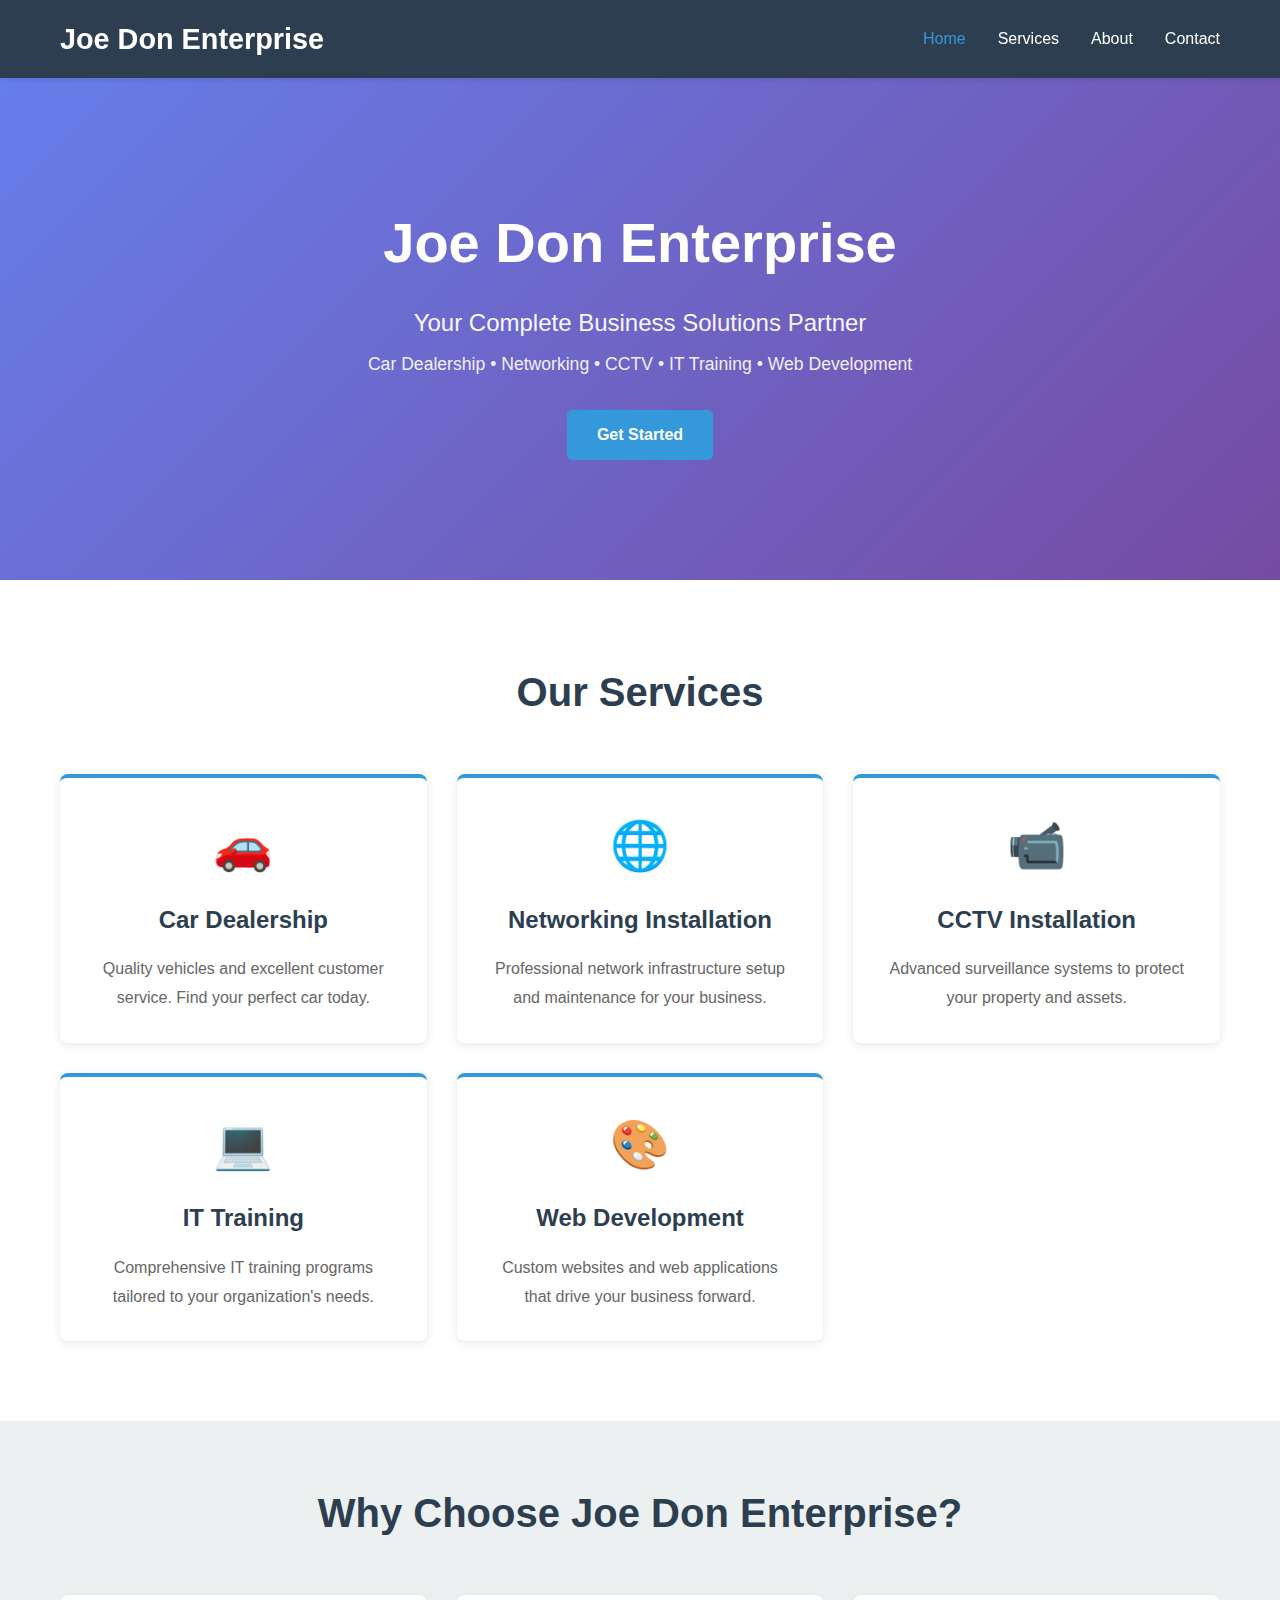
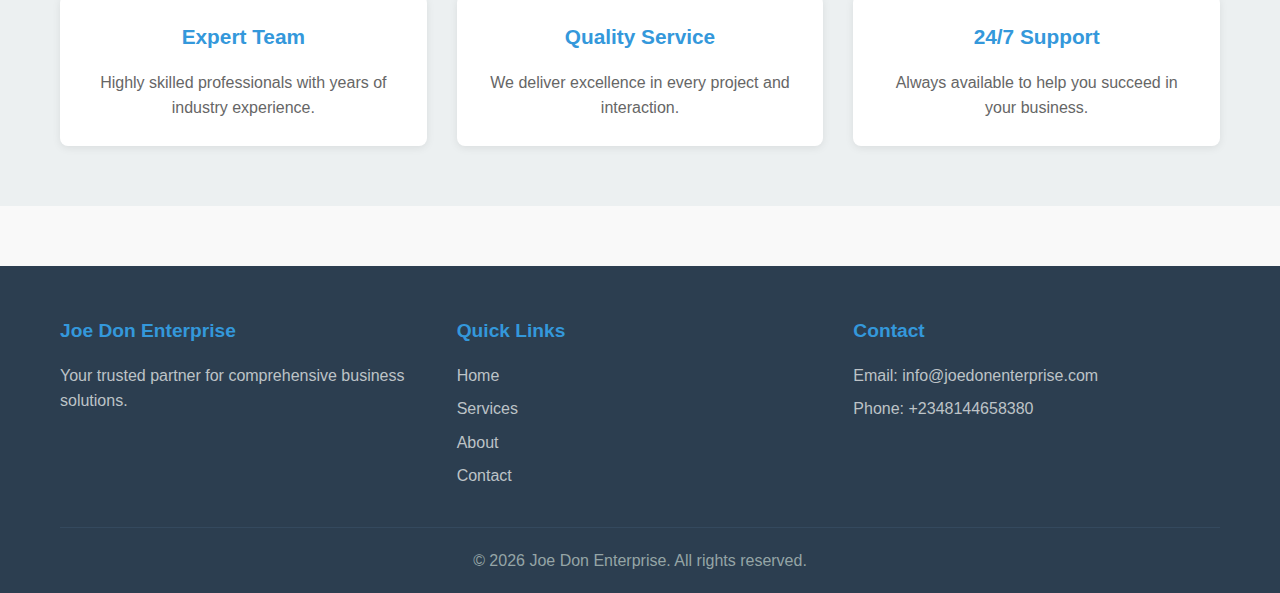
<file: index.html>
<!DOCTYPE html>
<html lang="en">
<head>
    <meta charset="UTF-8">
    <meta name="viewport" content="width=device-width, initial-scale=1.0">
    <title>Joe Don Enterprise - Multi-Service Business Solutions</title>
    <link rel="stylesheet" href="styles.css">
</head>
<body>
    <nav class="navbar">
        <div class="container">
            <div class="logo">
                <h1>Joe Don Enterprise</h1>
            </div>
            <ul class="nav-links">
                <li><a href="index.html" class="active">Home</a></li>
                <li><a href="services.html">Services</a></li>
                <li><a href="about.html">About</a></li>
                <li><a href="contact.html">Contact</a></li>
            </ul>
        </div>
    </nav>

    <header class="hero">
        <div class="hero-content">
            <h1>Joe Don Enterprise</h1>
            <p>Your Complete Business Solutions Partner</p>
            <p class="tagline">Car Dealership • Networking • CCTV • IT Training • Web Development</p>
            <a href="contact.html" class="btn btn-primary">Get Started</a>
        </div>
    </header>

    <section class="services-preview">
        <div class="container">
            <h2>Our Services</h2>
            <div class="services-grid">
                <div class="service-card">
                    <div class="icon">🚗</div>
                    <h3>Car Dealership</h3>
                    <p>Quality vehicles and excellent customer service. Find your perfect car today.</p>
                </div>
                <div class="service-card">
                    <div class="icon">🌐</div>
                    <h3>Networking Installation</h3>
                    <p>Professional network infrastructure setup and maintenance for your business.</p>
                </div>
                <div class="service-card">
                    <div class="icon">📹</div>
                    <h3>CCTV Installation</h3>
                    <p>Advanced surveillance systems to protect your property and assets.</p>
                </div>
                <div class="service-card">
                    <div class="icon">💻</div>
                    <h3>IT Training</h3>
                    <p>Comprehensive IT training programs tailored to your organization's needs.</p>
                </div>
                <div class="service-card">
                    <div class="icon">🎨</div>
                    <h3>Web Development</h3>
                    <p>Custom websites and web applications that drive your business forward.</p>
                </div>
            </div>
        </div>
    </section>

    <section class="cta-section">
        <div class="container">
            <h2>Why Choose Joe Don Enterprise?</h2>
            <div class="features">
                <div class="feature">
                    <h4>Expert Team</h4>
                    <p>Highly skilled professionals with years of industry experience.</p>
                </div>
                <div class="feature">
                    <h4>Quality Service</h4>
                    <p>We deliver excellence in every project and interaction.</p>
                </div>
                <div class="feature">
                    <h4>24/7 Support</h4>
                    <p>Always available to help you succeed in your business.</p>
                </div>
            </div>
        </div>
    </section>

    <footer>
        <div class="container">
            <div class="footer-content">
                <div class="footer-section">
                    <h4>Joe Don Enterprise</h4>
                    <p>Your trusted partner for comprehensive business solutions.</p>
                </div>
                <div class="footer-section">
                    <h4>Quick Links</h4>
                    <ul>
                        <li><a href="index.html">Home</a></li>
                        <li><a href="services.html">Services</a></li>
                        <li><a href="about.html">About</a></li>
                        <li><a href="contact.html">Contact</a></li>
                    </ul>
                </div>
                <div class="footer-section">
                    <h4>Contact</h4>
                    <p>Email: info@joedonenterprise.com</p>
                    <p>Phone: +2348144658380</p>
                </div>
            </div>
            <div class="footer-bottom">
                <p>&copy; 2026 Joe Don Enterprise. All rights reserved.</p>
            </div>
        </div>
    </footer>
</body>
</html>
</file>
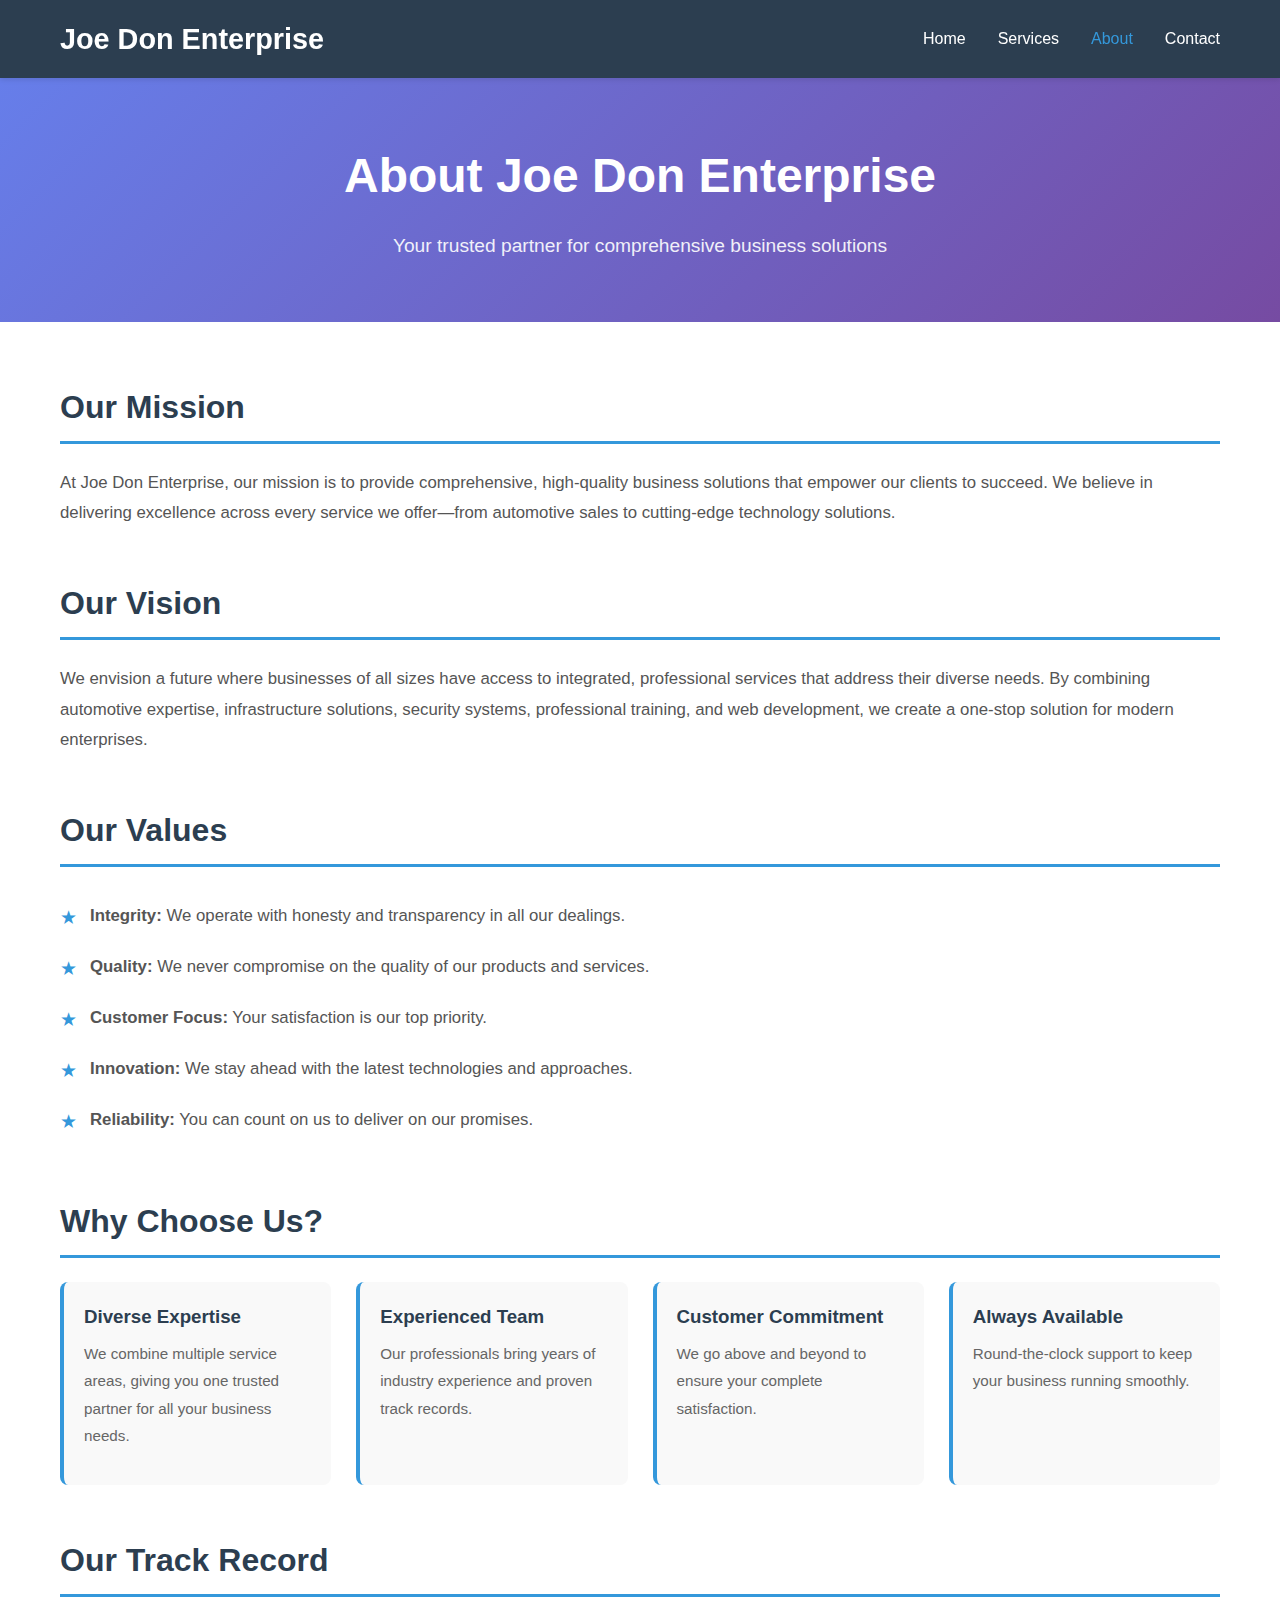
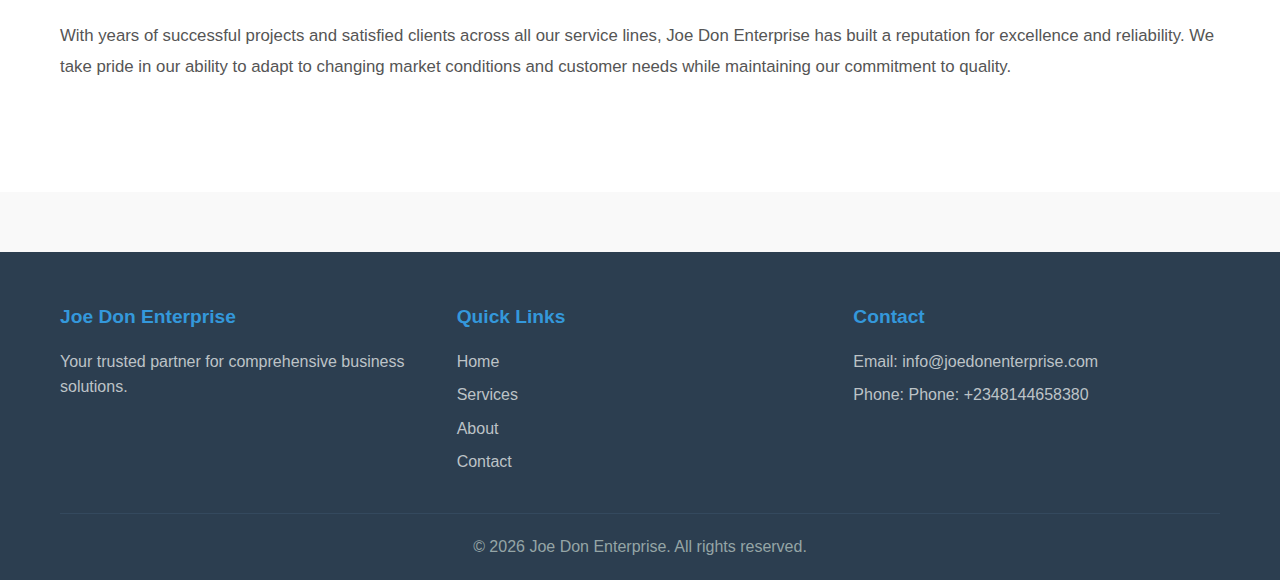
<file: about.html>
<!DOCTYPE html>
<html lang="en">
<head>
    <meta charset="UTF-8">
    <meta name="viewport" content="width=device-width, initial-scale=1.0">
    <title>About - Joe Don Enterprise</title>
    <link rel="stylesheet" href="styles.css">
</head>
<body>
    <nav class="navbar">
        <div class="container">
            <div class="logo">
                <h1>Joe Don Enterprise</h1>
            </div>
            <ul class="nav-links">
                <li><a href="index.html">Home</a></li>
                <li><a href="services.html">Services</a></li>
                <li><a href="about.html" class="active">About</a></li>
                <li><a href="contact.html">Contact</a></li>
            </ul>
        </div>
    </nav>

    <header class="page-header">
        <h1>About Joe Don Enterprise</h1>
        <p>Your trusted partner for comprehensive business solutions</p>
    </header>

    <section class="about-content">
        <div class="container">
            <div class="about-section">
                <h2>Our Mission</h2>
                <p>At Joe Don Enterprise, our mission is to provide comprehensive, high-quality business solutions that empower our clients to succeed. We believe in delivering excellence across every service we offer—from automotive sales to cutting-edge technology solutions.</p>
            </div>

            <div class="about-section">
                <h2>Our Vision</h2>
                <p>We envision a future where businesses of all sizes have access to integrated, professional services that address their diverse needs. By combining automotive expertise, infrastructure solutions, security systems, professional training, and web development, we create a one-stop solution for modern enterprises.</p>
            </div>

            <div class="about-section">
                <h2>Our Values</h2>
                <ul class="values-list">
                    <li><strong>Integrity:</strong> We operate with honesty and transparency in all our dealings.</li>
                    <li><strong>Quality:</strong> We never compromise on the quality of our products and services.</li>
                    <li><strong>Customer Focus:</strong> Your satisfaction is our top priority.</li>
                    <li><strong>Innovation:</strong> We stay ahead with the latest technologies and approaches.</li>
                    <li><strong>Reliability:</strong> You can count on us to deliver on our promises.</li>
                </ul>
            </div>

            <div class="about-section">
                <h2>Why Choose Us?</h2>
                <div class="why-choose">
                    <div class="reason">
                        <h3>Diverse Expertise</h3>
                        <p>We combine multiple service areas, giving you one trusted partner for all your business needs.</p>
                    </div>
                    <div class="reason">
                        <h3>Experienced Team</h3>
                        <p>Our professionals bring years of industry experience and proven track records.</p>
                    </div>
                    <div class="reason">
                        <h3>Customer Commitment</h3>
                        <p>We go above and beyond to ensure your complete satisfaction.</p>
                    </div>
                    <div class="reason">
                        <h3>Always Available</h3>
                        <p>Round-the-clock support to keep your business running smoothly.</p>
                    </div>
                </div>
            </div>

            <div class="about-section">
                <h2>Our Track Record</h2>
                <p>With years of successful projects and satisfied clients across all our service lines, Joe Don Enterprise has built a reputation for excellence and reliability. We take pride in our ability to adapt to changing market conditions and customer needs while maintaining our commitment to quality.</p>
            </div>
        </div>
    </section>

    <footer>
        <div class="container">
            <div class="footer-content">
                <div class="footer-section">
                    <h4>Joe Don Enterprise</h4>
                    <p>Your trusted partner for comprehensive business solutions.</p>
                </div>
                <div class="footer-section">
                    <h4>Quick Links</h4>
                    <ul>
                        <li><a href="index.html">Home</a></li>
                        <li><a href="services.html">Services</a></li>
                        <li><a href="about.html">About</a></li>
                        <li><a href="contact.html">Contact</a></li>
                    </ul>
                </div>
                <div class="footer-section">
                    <h4>Contact</h4>
                    <p>Email: info@joedonenterprise.com</p>
                    <p>Phone: Phone: +2348144658380</p>
                </div>
            </div>
            <div class="footer-bottom">
                <p>&copy; 2026 Joe Don Enterprise. All rights reserved.</p>
            </div>
        </div>
    </footer>
</body>
</html>
</file>
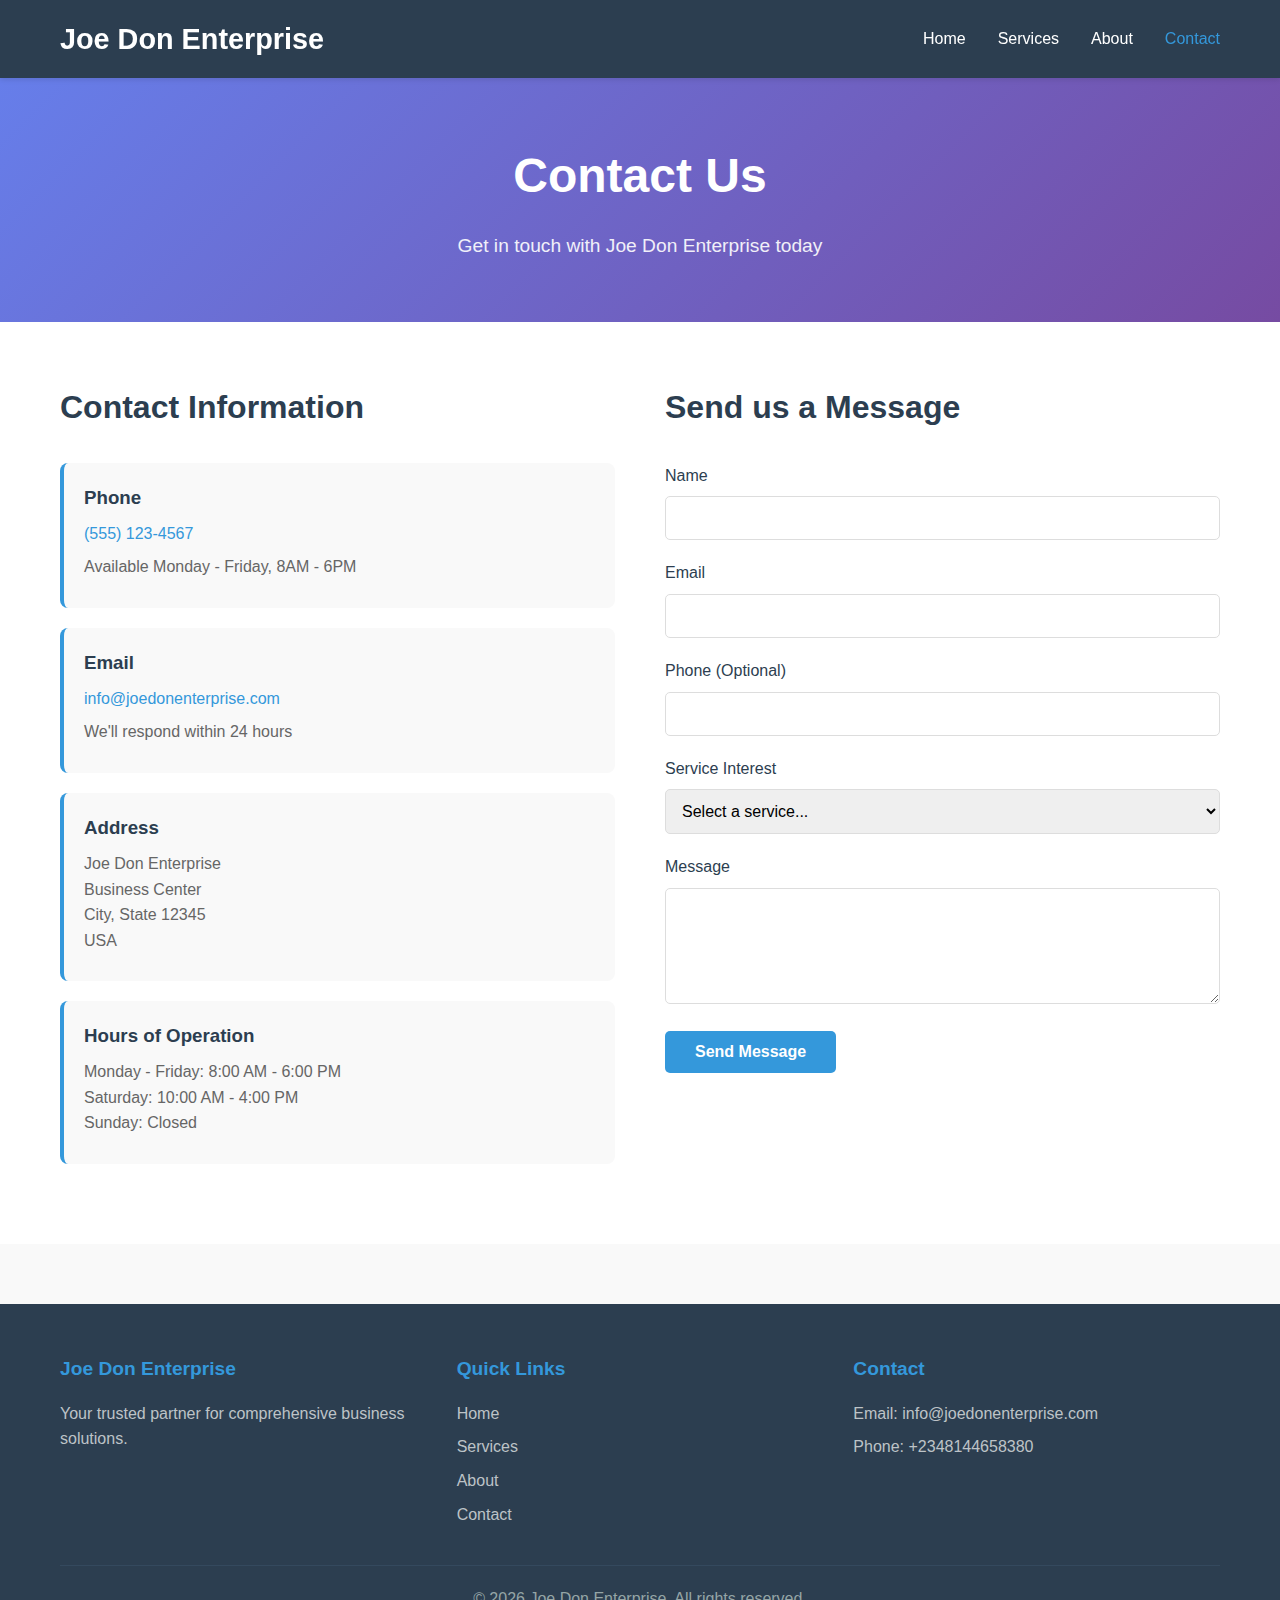
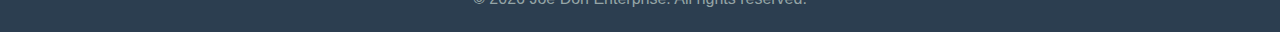
<file: contact.html>
<!DOCTYPE html>
<html lang="en">
<head>
    <meta charset="UTF-8">
    <meta name="viewport" content="width=device-width, initial-scale=1.0">
    <title>Contact - Joe Don Enterprise</title>
    <link rel="stylesheet" href="styles.css">
</head>
<body>
    <nav class="navbar">
        <div class="container">
            <div class="logo">
                <h1>Joe Don Enterprise</h1>
            </div>
            <ul class="nav-links">
                <li><a href="index.html">Home</a></li>
                <li><a href="services.html">Services</a></li>
                <li><a href="about.html">About</a></li>
                <li><a href="contact.html" class="active">Contact</a></li>
            </ul>
        </div>
    </nav>

    <header class="page-header">
        <h1>Contact Us</h1>
        <p>Get in touch with Joe Don Enterprise today</p>
    </header>

    <section class="contact-section">
        <div class="container">
            <div class="contact-content">
                <div class="contact-info">
                    <h2>Contact Information</h2>
                    
                    <div class="info-box">
                        <h3>Phone</h3>
                        <p><a href="tel:+1-555-123-4567">(555) 123-4567</a></p>
                        <p>Available Monday - Friday, 8AM - 6PM</p>
                    </div>

                    <div class="info-box">
                        <h3>Email</h3>
                        <p><a href="mailto:info@joedonenterprise.com">info@joedonenterprise.com</a></p>
                        <p>We'll respond within 24 hours</p>
                    </div>

                    <div class="info-box">
                        <h3>Address</h3>
                        <p>Joe Don Enterprise<br>Business Center<br>City, State 12345<br>USA</p>
                    </div>

                    <div class="info-box">
                        <h3>Hours of Operation</h3>
                        <p>Monday - Friday: 8:00 AM - 6:00 PM<br>Saturday: 10:00 AM - 4:00 PM<br>Sunday: Closed</p>
                    </div>
                </div>

                <div class="contact-form">
                    <h2>Send us a Message</h2>
                    <form id="contactForm">
                        <div class="form-group">
                            <label for="name">Name</label>
                            <input type="text" id="name" name="name" required>
                        </div>

                        <div class="form-group">
                            <label for="email">Email</label>
                            <input type="email" id="email" name="email" required>
                        </div>

                        <div class="form-group">
                            <label for="phone">Phone (Optional)</label>
                            <input type="tel" id="phone" name="phone">
                        </div>

                        <div class="form-group">
                            <label for="service">Service Interest</label>
                            <select id="service" name="service" required>
                                <option value="">Select a service...</option>
                                <option value="car-dealership">Car Dealership</option>
                                <option value="networking">Networking Installation</option>
                                <option value="cctv">CCTV Installation</option>
                                <option value="it-training">IT Training</option>
                                <option value="web-development">Web Development</option>
                                <option value="other">Other</option>
                            </select>
                        </div>

                        <div class="form-group">
                            <label for="message">Message</label>
                            <textarea id="message" name="message" rows="5" required></textarea>
                        </div>

                        <button type="submit" class="btn btn-primary">Send Message</button>
                    </form>
                    <div id="formMessage" style="margin-top: 20px; display: none;"></div>
                </div>
            </div>
        </div>
    </section>

    <footer>
        <div class="container">
            <div class="footer-content">
                <div class="footer-section">
                    <h4>Joe Don Enterprise</h4>
                    <p>Your trusted partner for comprehensive business solutions.</p>
                </div>
                <div class="footer-section">
                    <h4>Quick Links</h4>
                    <ul>
                        <li><a href="index.html">Home</a></li>
                        <li><a href="services.html">Services</a></li>
                        <li><a href="about.html">About</a></li>
                        <li><a href="contact.html">Contact</a></li>
                    </ul>
                </div>
                <div class="footer-section">
                    <h4>Contact</h4>
                    <p>Email: info@joedonenterprise.com</p>
                    <p>Phone: +2348144658380</p>
                </div>
            </div>
            <div class="footer-bottom">
                <p>&copy; 2026 Joe Don Enterprise. All rights reserved.</p>
            </div>
        </div>
    </footer>

    <script>
        document.getElementById('contactForm').addEventListener('submit', function(e) {
            e.preventDefault();
            
            const formMessage = document.getElementById('formMessage');
            const name = document.getElementById('name').value;
            
            formMessage.style.display = 'block';
            formMessage.className = 'success-message';
            formMessage.textContent = 'Thank you, ' + name + '! We\'ve received your message and will contact you soon.';
            
            this.reset();
            
            setTimeout(function() {
                formMessage.style.display = 'none';
            }, 5000);
        });
    </script>
</body>
</html>
</file>
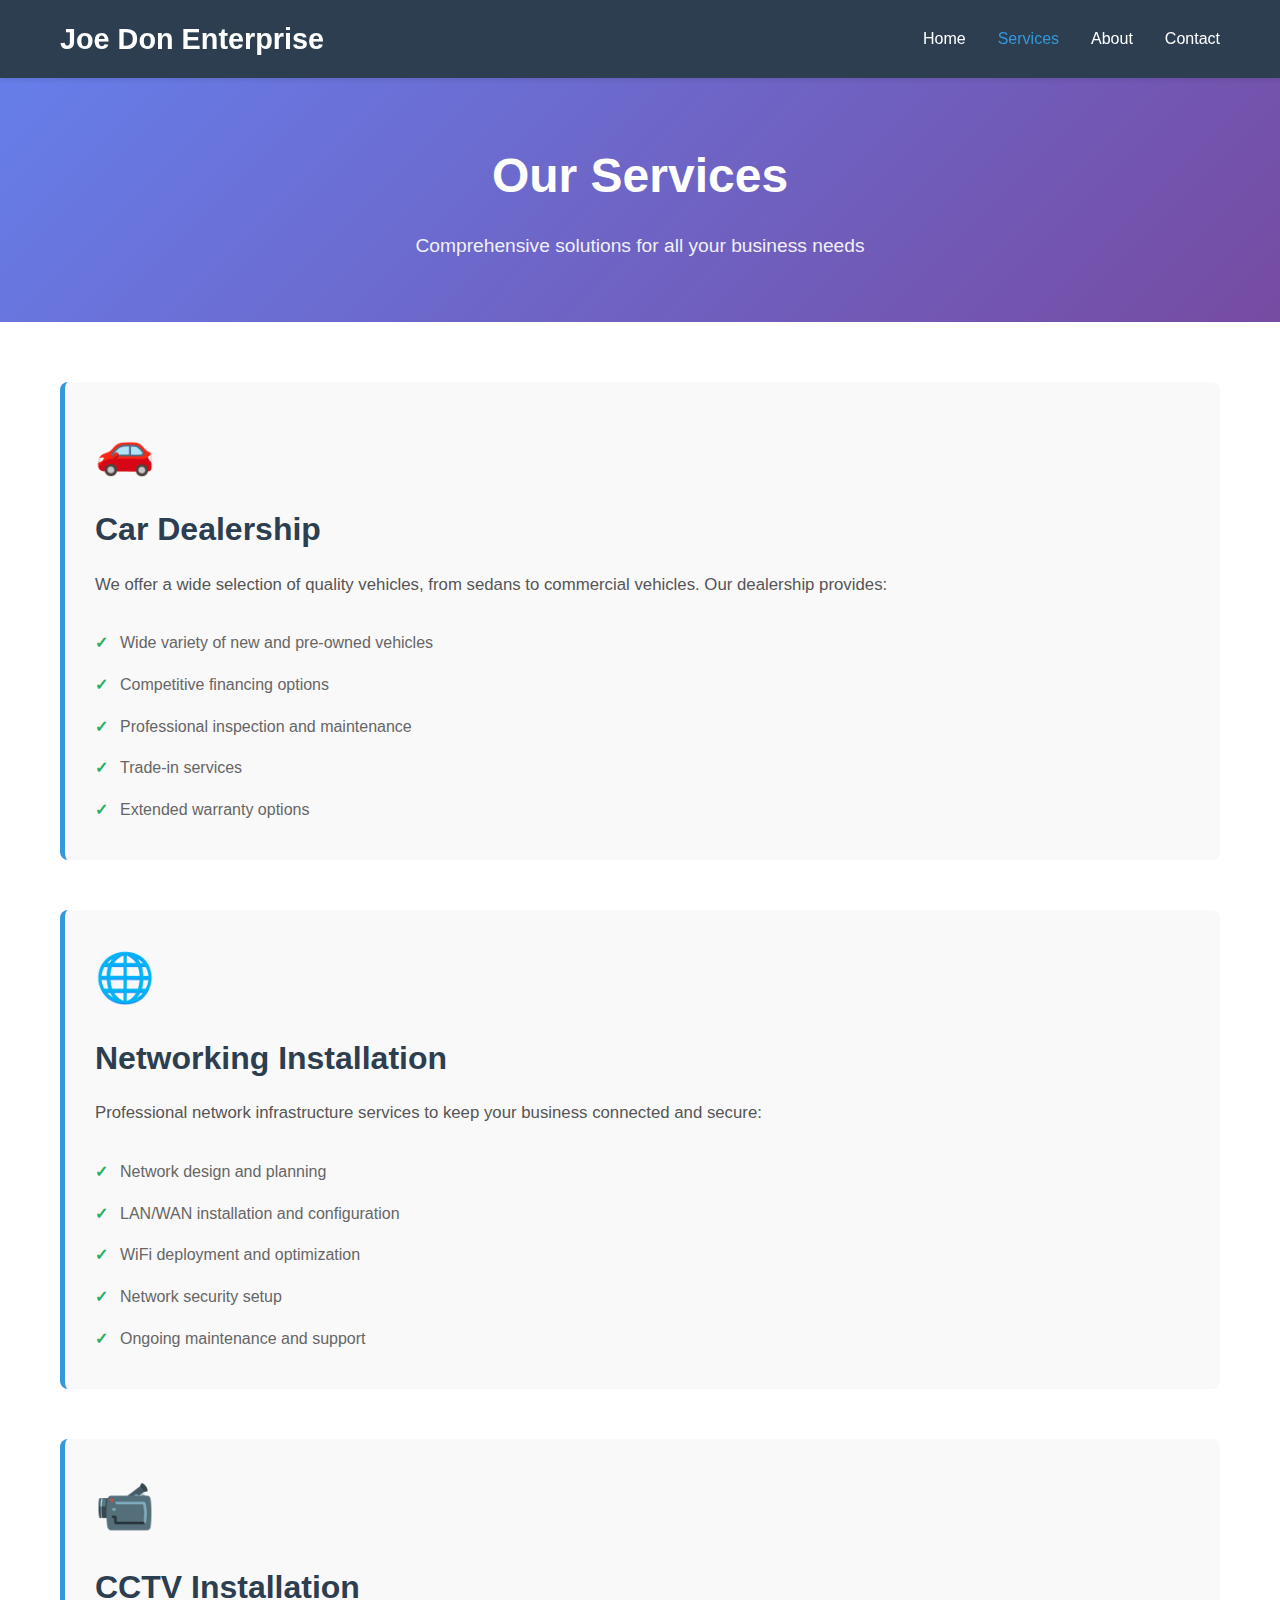
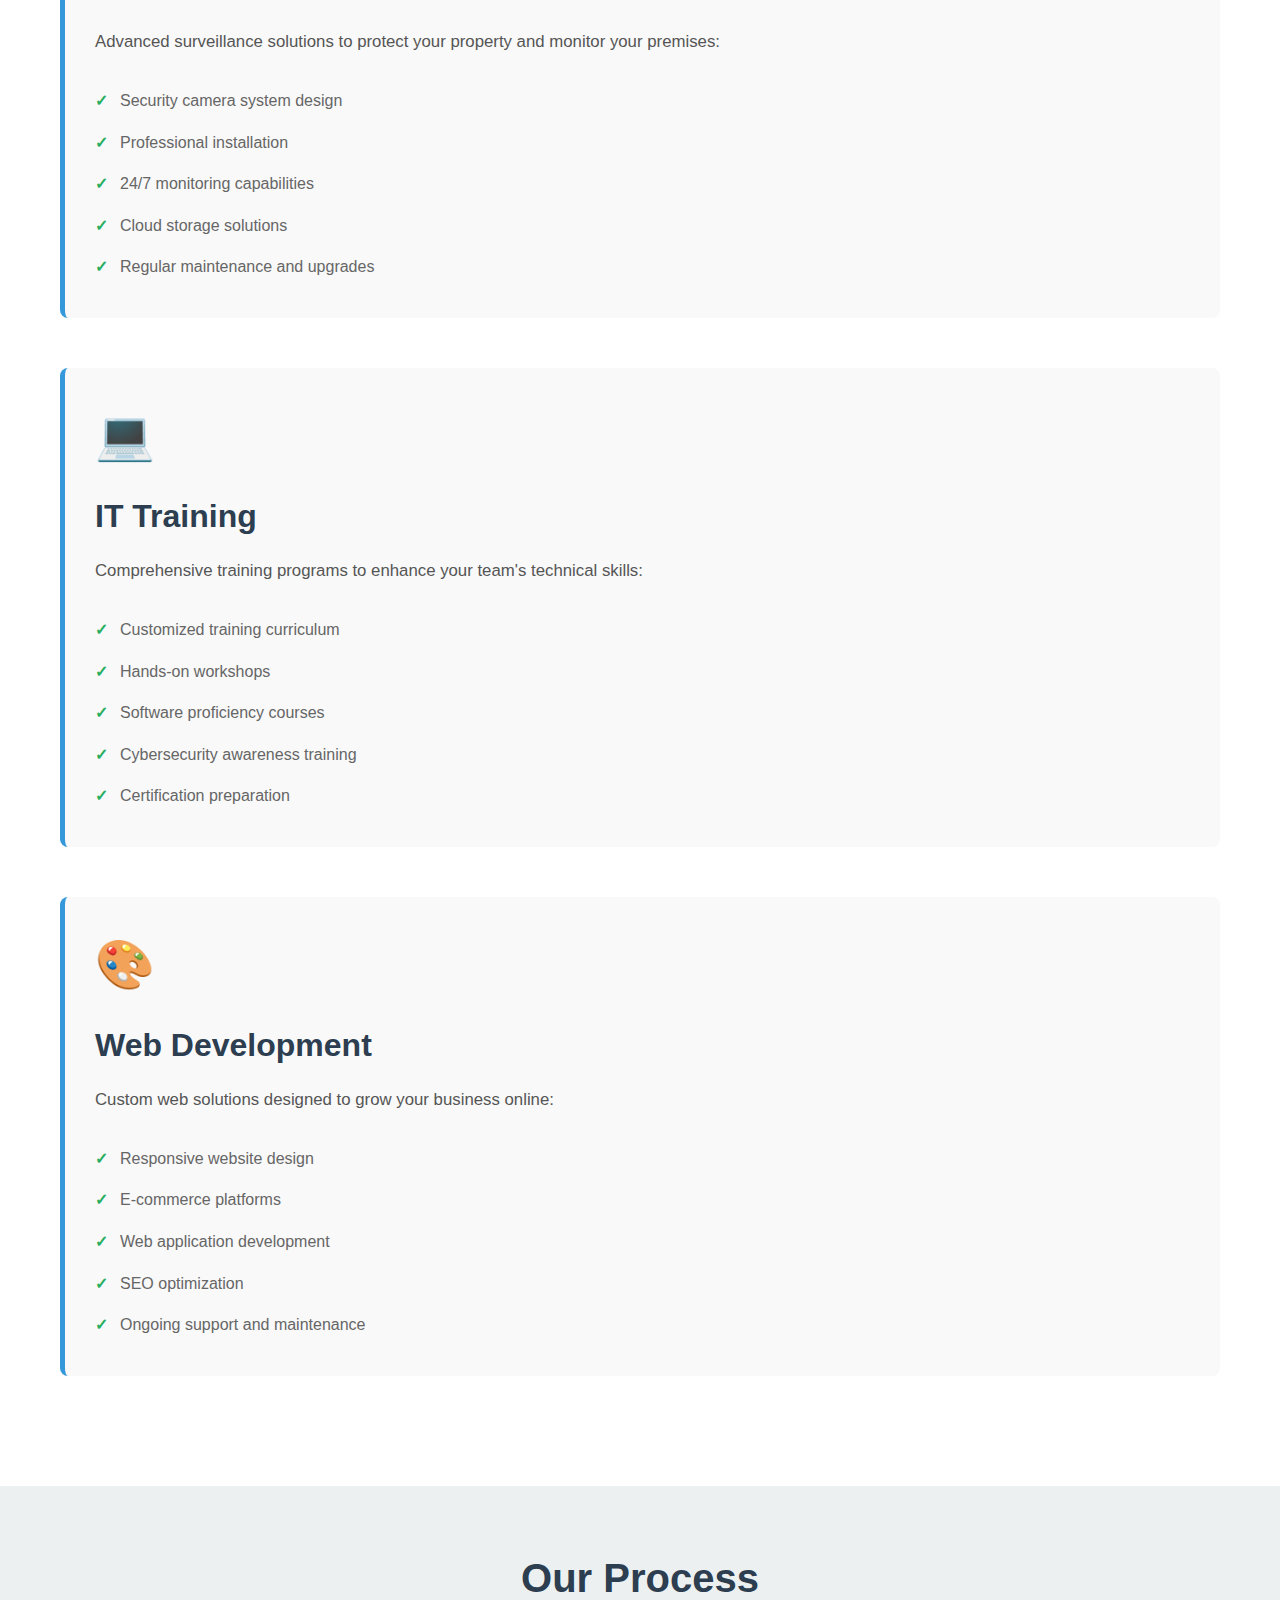
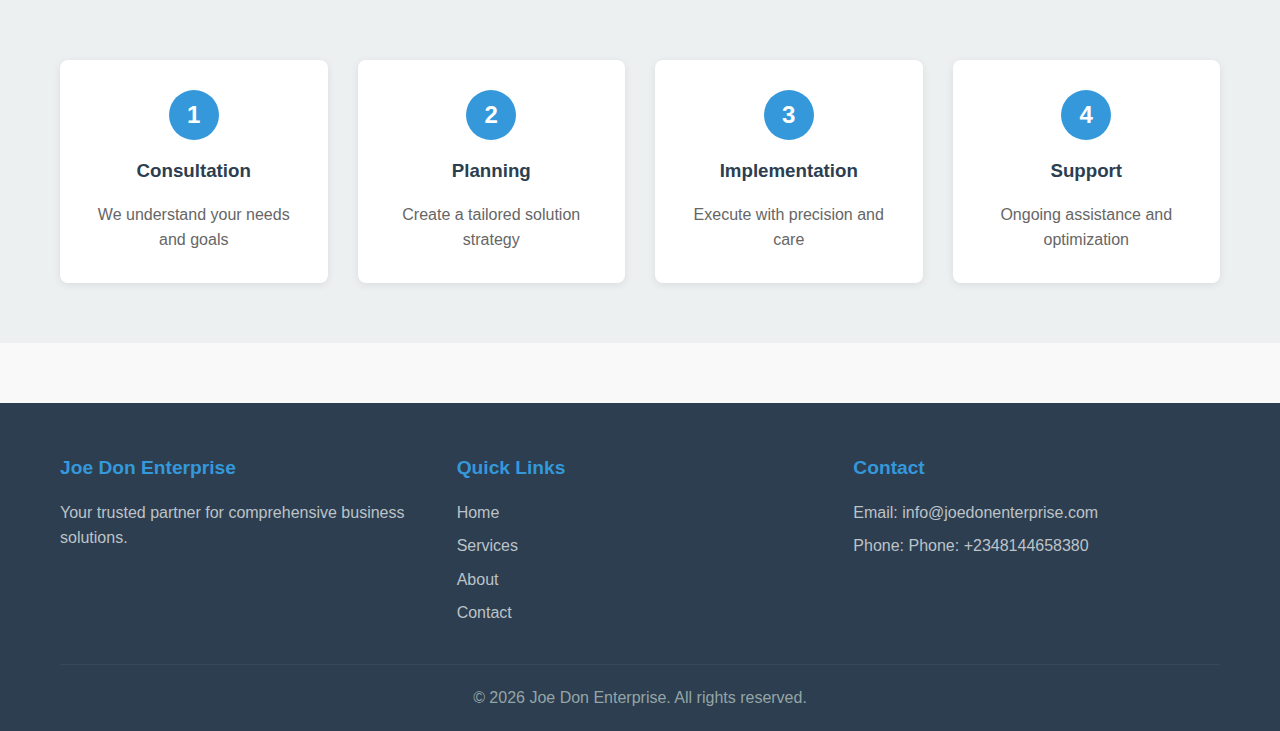
<file: services.html>
<!DOCTYPE html>
<html lang="en">
<head>
    <meta charset="UTF-8">
    <meta name="viewport" content="width=device-width, initial-scale=1.0">
    <title>Services - Joe Don Enterprise</title>
    <link rel="stylesheet" href="styles.css">
</head>
<body>
    <nav class="navbar">
        <div class="container">
            <div class="logo">
                <h1>Joe Don Enterprise</h1>
            </div>
            <ul class="nav-links">
                <li><a href="index.html">Home</a></li>
                <li><a href="services.html" class="active">Services</a></li>
                <li><a href="about.html">About</a></li>
                <li><a href="contact.html">Contact</a></li>
            </ul>
        </div>
    </nav>

    <header class="page-header">
        <h1>Our Services</h1>
        <p>Comprehensive solutions for all your business needs</p>
    </header>

    <section class="services-detail">
        <div class="container">
            <div class="service-detail-item">
                <div class="service-icon">🚗</div>
                <h2>Car Dealership</h2>
                <p>We offer a wide selection of quality vehicles, from sedans to commercial vehicles. Our dealership provides:</p>
                <ul>
                    <li>Wide variety of new and pre-owned vehicles</li>
                    <li>Competitive financing options</li>
                    <li>Professional inspection and maintenance</li>
                    <li>Trade-in services</li>
                    <li>Extended warranty options</li>
                </ul>
            </div>

            <div class="service-detail-item">
                <div class="service-icon">🌐</div>
                <h2>Networking Installation</h2>
                <p>Professional network infrastructure services to keep your business connected and secure:</p>
                <ul>
                    <li>Network design and planning</li>
                    <li>LAN/WAN installation and configuration</li>
                    <li>WiFi deployment and optimization</li>
                    <li>Network security setup</li>
                    <li>Ongoing maintenance and support</li>
                </ul>
            </div>

            <div class="service-detail-item">
                <div class="service-icon">📹</div>
                <h2>CCTV Installation</h2>
                <p>Advanced surveillance solutions to protect your property and monitor your premises:</p>
                <ul>
                    <li>Security camera system design</li>
                    <li>Professional installation</li>
                    <li>24/7 monitoring capabilities</li>
                    <li>Cloud storage solutions</li>
                    <li>Regular maintenance and upgrades</li>
                </ul>
            </div>

            <div class="service-detail-item">
                <div class="service-icon">💻</div>
                <h2>IT Training</h2>
                <p>Comprehensive training programs to enhance your team's technical skills:</p>
                <ul>
                    <li>Customized training curriculum</li>
                    <li>Hands-on workshops</li>
                    <li>Software proficiency courses</li>
                    <li>Cybersecurity awareness training</li>
                    <li>Certification preparation</li>
                </ul>
            </div>

            <div class="service-detail-item">
                <div class="service-icon">🎨</div>
                <h2>Web Development</h2>
                <p>Custom web solutions designed to grow your business online:</p>
                <ul>
                    <li>Responsive website design</li>
                    <li>E-commerce platforms</li>
                    <li>Web application development</li>
                    <li>SEO optimization</li>
                    <li>Ongoing support and maintenance</li>
                </ul>
            </div>
        </div>
    </section>

    <section class="service-process">
        <div class="container">
            <h2>Our Process</h2>
            <div class="process-steps">
                <div class="step">
                    <div class="step-number">1</div>
                    <h3>Consultation</h3>
                    <p>We understand your needs and goals</p>
                </div>
                <div class="step">
                    <div class="step-number">2</div>
                    <h3>Planning</h3>
                    <p>Create a tailored solution strategy</p>
                </div>
                <div class="step">
                    <div class="step-number">3</div>
                    <h3>Implementation</h3>
                    <p>Execute with precision and care</p>
                </div>
                <div class="step">
                    <div class="step-number">4</div>
                    <h3>Support</h3>
                    <p>Ongoing assistance and optimization</p>
                </div>
            </div>
        </div>
    </section>

    <footer>
        <div class="container">
            <div class="footer-content">
                <div class="footer-section">
                    <h4>Joe Don Enterprise</h4>
                    <p>Your trusted partner for comprehensive business solutions.</p>
                </div>
                <div class="footer-section">
                    <h4>Quick Links</h4>
                    <ul>
                        <li><a href="index.html">Home</a></li>
                        <li><a href="services.html">Services</a></li>
                        <li><a href="about.html">About</a></li>
                        <li><a href="contact.html">Contact</a></li>
                    </ul>
                </div>
                <div class="footer-section">
                    <h4>Contact</h4>
                    <p>Email: info@joedonenterprise.com</p>
                    <p>Phone: Phone: +2348144658380</p>
                </div>
            </div>
            <div class="footer-bottom">
                <p>&copy; 2026 Joe Don Enterprise. All rights reserved.</p>
            </div>
        </div>
    </footer>
</body>
</html>
</file>
<file: styles.css>
/* General Styles */
* {
    margin: 0;
    padding: 0;
    box-sizing: border-box;
}

body {
    font-family: 'Segoe UI', Tahoma, Geneva, Verdana, sans-serif;
    line-height: 1.6;
    color: #333;
    background-color: #f9f9f9;
}

.container {
    max-width: 1200px;
    margin: 0 auto;
    padding: 0 20px;
}

/* Navigation */
.navbar {
    background-color: #2c3e50;
    color: white;
    padding: 1rem 0;
    position: sticky;
    top: 0;
    z-index: 100;
    box-shadow: 0 2px 5px rgba(0,0,0,0.1);
}

.navbar .container {
    display: flex;
    justify-content: space-between;
    align-items: center;
}

.logo h1 {
    font-size: 1.8rem;
    font-weight: bold;
}

.nav-links {
    display: flex;
    list-style: none;
    gap: 2rem;
}

.nav-links a {
    color: white;
    text-decoration: none;
    font-weight: 500;
    transition: color 0.3s;
}

.nav-links a:hover,
.nav-links a.active {
    color: #3498db;
}

/* Hero Section */
.hero {
    background: linear-gradient(135deg, #667eea 0%, #764ba2 100%);
    color: white;
    padding: 120px 20px;
    text-align: center;
}

.hero-content h1 {
    font-size: 3.5rem;
    margin-bottom: 1rem;
    font-weight: bold;
}

.hero-content > p:first-of-type {
    font-size: 1.5rem;
    margin-bottom: 0.5rem;
    opacity: 0.95;
}

.hero-content .tagline {
    font-size: 1.1rem;
    margin-bottom: 2rem;
    opacity: 0.9;
}

/* Buttons */
.btn {
    display: inline-block;
    padding: 12px 30px;
    border-radius: 5px;
    text-decoration: none;
    font-weight: bold;
    transition: all 0.3s;
    border: none;
    cursor: pointer;
    font-size: 1rem;
}

.btn-primary {
    background-color: #3498db;
    color: white;
}

.btn-primary:hover {
    background-color: #2980b9;
    transform: translateY(-2px);
    box-shadow: 0 5px 15px rgba(52, 152, 219, 0.4);
}

/* Services Preview */
.services-preview {
    padding: 80px 20px;
    background-color: white;
}

.services-preview h2 {
    text-align: center;
    font-size: 2.5rem;
    margin-bottom: 50px;
    color: #2c3e50;
}

.services-grid {
    display: grid;
    grid-template-columns: repeat(auto-fit, minmax(280px, 1fr));
    gap: 30px;
}

.service-card {
    background: white;
    border-radius: 8px;
    padding: 30px;
    text-align: center;
    box-shadow: 0 2px 10px rgba(0,0,0,0.1);
    transition: all 0.3s;
    border-top: 4px solid #3498db;
}

.service-card:hover {
    transform: translateY(-10px);
    box-shadow: 0 10px 25px rgba(0,0,0,0.15);
}

.service-card .icon {
    font-size: 3rem;
    margin-bottom: 1rem;
}

.service-card h3 {
    font-size: 1.5rem;
    margin-bottom: 1rem;
    color: #2c3e50;
}

.service-card p {
    color: #666;
    line-height: 1.8;
}

/* CTA Section */
.cta-section {
    background-color: #ecf0f1;
    padding: 60px 20px;
}

.cta-section h2 {
    text-align: center;
    font-size: 2.5rem;
    margin-bottom: 50px;
    color: #2c3e50;
}

.features {
    display: grid;
    grid-template-columns: repeat(auto-fit, minmax(250px, 1fr));
    gap: 30px;
}

.feature {
    background: white;
    padding: 25px;
    border-radius: 8px;
    text-align: center;
    box-shadow: 0 2px 8px rgba(0,0,0,0.08);
}

.feature h4 {
    color: #3498db;
    font-size: 1.3rem;
    margin-bottom: 1rem;
}

.feature p {
    color: #666;
}

/* Page Header */
.page-header {
    background: linear-gradient(135deg, #667eea 0%, #764ba2 100%);
    color: white;
    padding: 60px 20px;
    text-align: center;
}

.page-header h1 {
    font-size: 3rem;
    margin-bottom: 1rem;
}

.page-header p {
    font-size: 1.2rem;
    opacity: 0.9;
}

/* Services Detail */
.services-detail {
    padding: 60px 20px;
    background-color: white;
}

.service-detail-item {
    margin-bottom: 50px;
    padding: 30px;
    background: #f9f9f9;
    border-radius: 8px;
    border-left: 5px solid #3498db;
}

.service-detail-item .service-icon {
    font-size: 3rem;
    margin-bottom: 1rem;
}

.service-detail-item h2 {
    color: #2c3e50;
    font-size: 2rem;
    margin-bottom: 1rem;
}

.service-detail-item p {
    color: #555;
    margin-bottom: 1.5rem;
    font-size: 1.05rem;
}

.service-detail-item ul {
    list-style: none;
    padding-left: 0;
}

.service-detail-item li {
    padding: 8px 0;
    padding-left: 25px;
    position: relative;
    color: #666;
}

.service-detail-item li:before {
    content: "✓";
    position: absolute;
    left: 0;
    color: #27ae60;
    font-weight: bold;
}

/* Service Process */
.service-process {
    background-color: #ecf0f1;
    padding: 60px 20px;
}

.service-process h2 {
    text-align: center;
    font-size: 2.5rem;
    margin-bottom: 50px;
    color: #2c3e50;
}

.process-steps {
    display: grid;
    grid-template-columns: repeat(auto-fit, minmax(200px, 1fr));
    gap: 30px;
}

.step {
    text-align: center;
    background: white;
    padding: 30px;
    border-radius: 8px;
    box-shadow: 0 2px 8px rgba(0,0,0,0.08);
}

.step-number {
    width: 50px;
    height: 50px;
    background-color: #3498db;
    color: white;
    border-radius: 50%;
    display: flex;
    align-items: center;
    justify-content: center;
    font-size: 1.5rem;
    font-weight: bold;
    margin: 0 auto 1rem;
}

.step h3 {
    color: #2c3e50;
    margin-bottom: 1rem;
}

.step p {
    color: #666;
}

/* About Content */
.about-content {
    padding: 60px 20px;
    background-color: white;
}

.about-section {
    margin-bottom: 50px;
}

.about-section h2 {
    color: #2c3e50;
    font-size: 2rem;
    margin-bottom: 1.5rem;
    border-bottom: 3px solid #3498db;
    padding-bottom: 0.5rem;
}

.about-section p {
    color: #555;
    font-size: 1.05rem;
    line-height: 1.8;
    margin-bottom: 1rem;
}

.values-list {
    list-style: none;
    padding: 0;
}

.values-list li {
    padding: 12px 0;
    padding-left: 30px;
    position: relative;
    color: #555;
    font-size: 1.05rem;
}

.values-list li:before {
    content: "★";
    position: absolute;
    left: 0;
    color: #3498db;
    font-size: 1.2rem;
}

.why-choose {
    display: grid;
    grid-template-columns: repeat(auto-fit, minmax(200px, 1fr));
    gap: 25px;
}

.reason {
    background: #f9f9f9;
    padding: 20px;
    border-radius: 8px;
    border-left: 4px solid #3498db;
}

.reason h3 {
    color: #2c3e50;
    margin-bottom: 0.5rem;
}

.reason p {
    color: #666;
    font-size: 0.95rem;
}

/* Contact Section */
.contact-section {
    padding: 60px 20px;
    background-color: white;
}

.contact-content {
    display: grid;
    grid-template-columns: 1fr 1fr;
    gap: 50px;
}

.contact-info h2 {
    color: #2c3e50;
    font-size: 2rem;
    margin-bottom: 30px;
}

.info-box {
    background: #f9f9f9;
    padding: 20px;
    border-radius: 8px;
    margin-bottom: 20px;
    border-left: 4px solid #3498db;
}

.info-box h3 {
    color: #2c3e50;
    margin-bottom: 0.5rem;
}

.info-box p {
    color: #666;
    margin: 0.5rem 0;
}

.info-box a {
    color: #3498db;
    text-decoration: none;
}

.info-box a:hover {
    text-decoration: underline;
}

/* Contact Form */
.contact-form h2 {
    color: #2c3e50;
    font-size: 2rem;
    margin-bottom: 30px;
}

.form-group {
    margin-bottom: 20px;
}

.form-group label {
    display: block;
    margin-bottom: 8px;
    color: #2c3e50;
    font-weight: 500;
}

.form-group input,
.form-group select,
.form-group textarea {
    width: 100%;
    padding: 12px;
    border: 1px solid #ddd;
    border-radius: 5px;
    font-family: inherit;
    font-size: 1rem;
    transition: border-color 0.3s;
}

.form-group input:focus,
.form-group select:focus,
.form-group textarea:focus {
    outline: none;
    border-color: #3498db;
    box-shadow: 0 0 5px rgba(52, 152, 219, 0.3);
}

.success-message {
    background-color: #d4edda;
    color: #155724;
    padding: 15px;
    border-radius: 5px;
    border: 1px solid #c3e6cb;
    text-align: center;
}

/* Footer */
footer {
    background-color: #2c3e50;
    color: white;
    padding: 50px 20px 20px;
    margin-top: 60px;
}

.footer-content {
    display: grid;
    grid-template-columns: repeat(auto-fit, minmax(250px, 1fr));
    gap: 30px;
    margin-bottom: 30px;
}

.footer-section h4 {
    font-size: 1.2rem;
    margin-bottom: 1rem;
    color: #3498db;
}

.footer-section p {
    color: #bdc3c7;
    margin-bottom: 0.5rem;
}

.footer-section ul {
    list-style: none;
}

.footer-section ul li {
    margin-bottom: 0.5rem;
}

.footer-section a {
    color: #bdc3c7;
    text-decoration: none;
    transition: color 0.3s;
}

.footer-section a:hover {
    color: #3498db;
}

.footer-bottom {
    border-top: 1px solid #34495e;
    padding-top: 20px;
    text-align: center;
    color: #95a5a6;
}

/* Responsive Design */
@media (max-width: 768px) {
    .nav-links {
        gap: 1rem;
    }

    .hero-content h1 {
        font-size: 2.5rem;
    }

    .hero-content > p:first-of-type {
        font-size: 1.2rem;
    }

    .services-grid {
        grid-template-columns: 1fr;
    }

    .contact-content {
        grid-template-columns: 1fr;
    }

    .features,
    .process-steps,
    .why-choose {
        grid-template-columns: 1fr;
    }

    .page-header h1 {
        font-size: 2rem;
    }
}

@media (max-width: 480px) {
    .navbar .container {
        flex-direction: column;
        gap: 1rem;
    }

    .nav-links {
        flex-direction: column;
        gap: 0.5rem;
    }

    .hero-content h1 {
        font-size: 1.8rem;
    }

    .hero-content .tagline {
        font-size: 0.9rem;
    }

    .services-preview h2,
    .cta-section h2,
    .service-process h2 {
        font-size: 1.8rem;
    }
}
</file>
